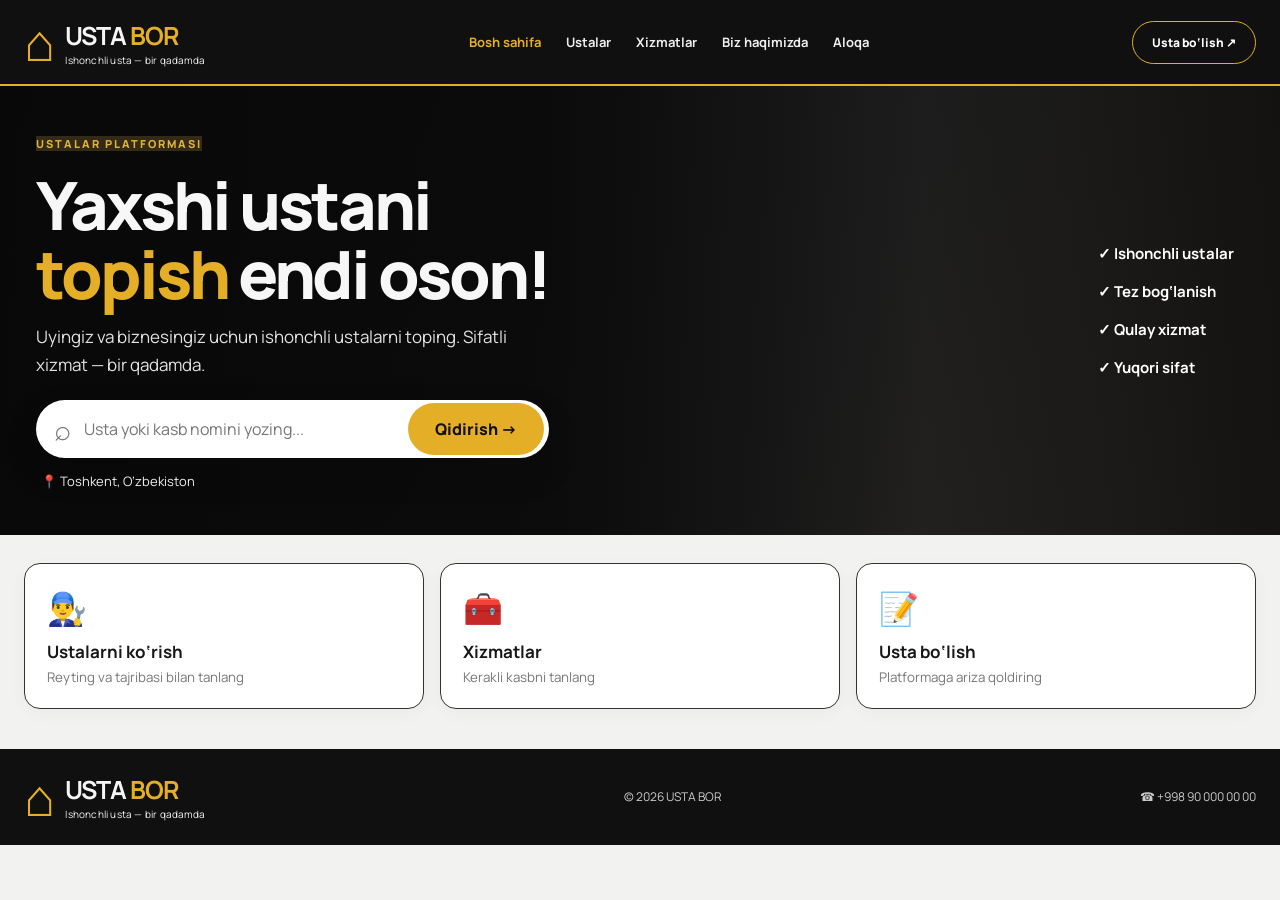
<file: index.html>
<!doctype html><html lang="uz"><head><meta charset="utf-8"><meta name="viewport" content="width=device-width,initial-scale=1"><title>Bosh sahifa | USTA BOR</title><link rel="preconnect" href="https://fonts.googleapis.com"><link href="https://fonts.googleapis.com/css2?family=Manrope:wght@400;500;600;700;800&display=swap" rel="stylesheet"><link rel="stylesheet" href="style.css"></head><body data-page="home"><header class="site-header"><div class="container nav-wrap">
<a class="brand" href="index.html"><span class="brand-symbol">⌂</span><span><strong>USTA <b>BOR</b></strong><small>Ishonchli usta — bir qadamda</small></span></a>
<button class="menu-toggle" id="menuToggle">☰</button>
<nav class="main-nav" id="mainNav"><a href="index.html" data-page="home">Bosh sahifa</a><a href="ustalar.html" data-page="ustalar">Ustalar</a><a href="xizmatlar.html" data-page="xizmatlar">Xizmatlar</a><a href="biz-haqimizda.html" data-page="about">Biz haqimizda</a><a href="aloqa.html" data-page="contact">Aloqa</a></nav>
<a class="nav-cta" href="usta-bol.html">Usta bo‘lish ↗</a></div></header><main><section class="hero"><div class="hero-shade"></div><div class="container hero-content"><div class="hero-copy"><span class="eyebrow">USTALAR PLATFORMASI</span><h1>Yaxshi ustani<br><em>topish</em> endi oson!</h1><p>Uyingiz va biznesingiz uchun ishonchli ustalarni toping. Sifatli xizmat — bir qadamda.</p><form class="search-panel" id="searchForm"><span class="search-icon">⌕</span><input id="homeSearch" placeholder="Usta yoki kasb nomini yozing..."><button>Qidirish →</button></form><div class="hero-location">📍 Toshkent, O‘zbekiston</div></div><div class="hero-points"><div>✓ Ishonchli ustalar</div><div>✓ Tez bog‘lanish</div><div>✓ Qulay xizmat</div><div>✓ Yuqori sifat</div></div></div></section>
<section class="container home-shortcuts"><a class="shortcut-card" href="ustalar.html"><span>👨‍🔧</span><b>Ustalarni ko‘rish</b><small>Reyting va tajribasi bilan tanlang</small></a><a class="shortcut-card" href="xizmatlar.html"><span>🧰</span><b>Xizmatlar</b><small>Kerakli kasbni tanlang</small></a><a class="shortcut-card" href="usta-bol.html"><span>📝</span><b>Usta bo‘lish</b><small>Platformaga ariza qoldiring</small></a></section></main><footer><div class="container footer-inner"><a class="brand" href="index.html"><span class="brand-symbol">⌂</span><span><strong>USTA <b>BOR</b></strong><small>Ishonchli usta — bir qadamda</small></span></a><p>© 2026 USTA BOR</p><a href="tel:+998900000000">☎ +998 90 000 00 00</a></div></footer><script src="script.js"></script></body></html>
</file>
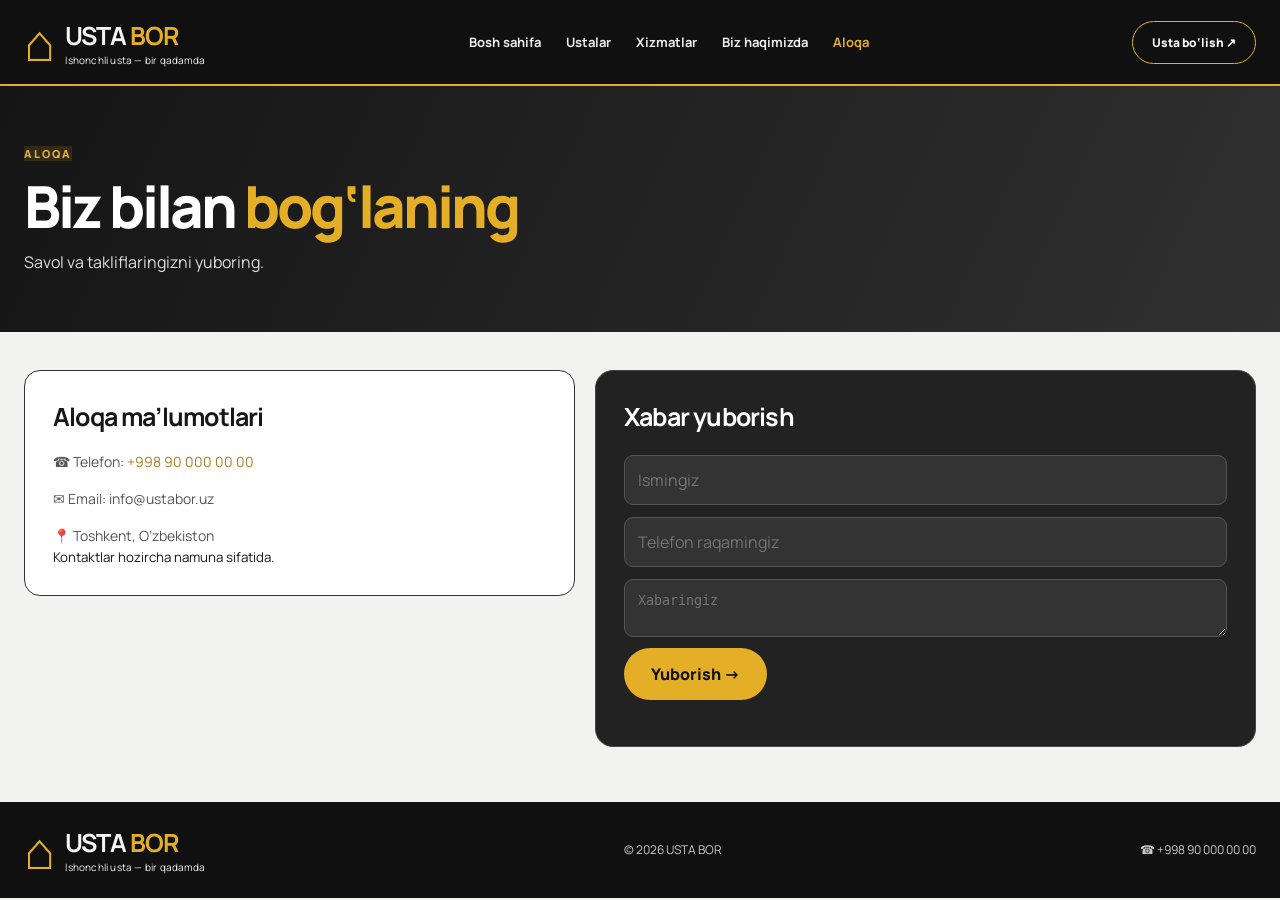
<file: aloqa.html>
<!doctype html><html lang="uz"><head><meta charset="utf-8"><meta name="viewport" content="width=device-width,initial-scale=1"><title>Aloqa | USTA BOR</title><link rel="preconnect" href="https://fonts.googleapis.com"><link href="https://fonts.googleapis.com/css2?family=Manrope:wght@400;500;600;700;800&display=swap" rel="stylesheet"><link rel="stylesheet" href="style.css"></head><body data-page="contact"><header class="site-header"><div class="container nav-wrap">
<a class="brand" href="index.html"><span class="brand-symbol">⌂</span><span><strong>USTA <b>BOR</b></strong><small>Ishonchli usta — bir qadamda</small></span></a>
<button class="menu-toggle" id="menuToggle">☰</button>
<nav class="main-nav" id="mainNav"><a href="index.html" data-page="home">Bosh sahifa</a><a href="ustalar.html" data-page="ustalar">Ustalar</a><a href="xizmatlar.html" data-page="xizmatlar">Xizmatlar</a><a href="biz-haqimizda.html" data-page="about">Biz haqimizda</a><a href="aloqa.html" data-page="contact">Aloqa</a></nav>
<a class="nav-cta" href="usta-bol.html">Usta bo‘lish ↗</a></div></header><main><section class="inner-hero"><div class="container"><span class="eyebrow">ALOQA</span><h1>Biz bilan <em>bog‘laning</em></h1><p>Savol va takliflaringizni yuboring.</p></div></section><section class="container page-section contact-layout"><div class="contact-card"><h2>Aloqa ma’lumotlari</h2><p>☎ Telefon: <a href="tel:+998900000000">+998 90 000 00 00</a></p><p>✉ Email: info@ustabor.uz</p><p>📍 Toshkent, O‘zbekiston</p><small>Kontaktlar hozircha namuna sifatida.</small></div><form class="registration-form" id="contactForm"><h2>Xabar yuborish</h2><input name="name" placeholder="Ismingiz" required><input name="phone" placeholder="Telefon raqamingiz" required><textarea name="message" placeholder="Xabaringiz" required></textarea><button class="gold-button">Yuborish →</button><p id="contactMessage" class="form-message"></p></form></section></main><footer><div class="container footer-inner"><a class="brand" href="index.html"><span class="brand-symbol">⌂</span><span><strong>USTA <b>BOR</b></strong><small>Ishonchli usta — bir qadamda</small></span></a><p>© 2026 USTA BOR</p><a href="tel:+998900000000">☎ +998 90 000 00 00</a></div></footer><script src="script.js"></script></body></html>
</file>
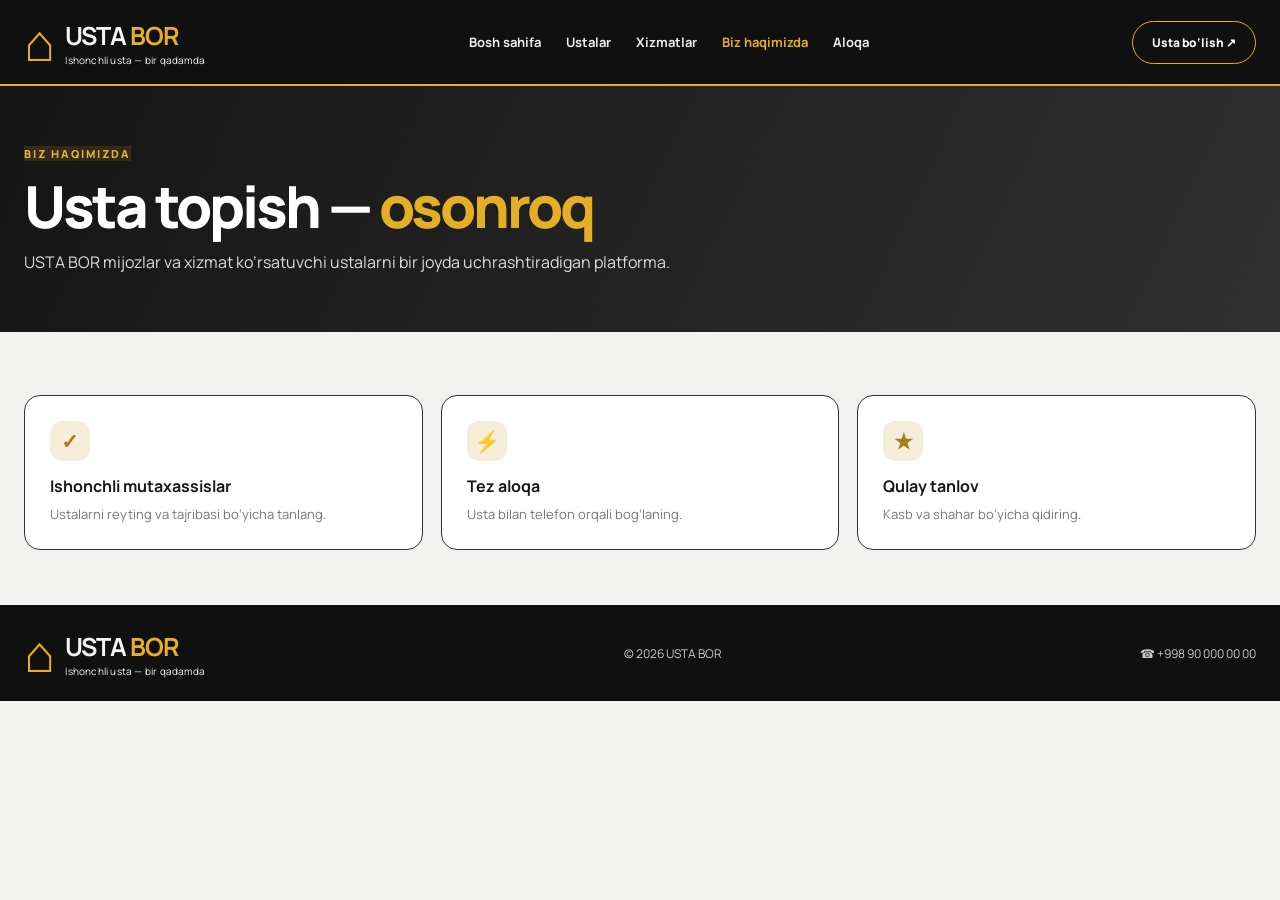
<file: biz-haqimizda.html>
<!doctype html><html lang="uz"><head><meta charset="utf-8"><meta name="viewport" content="width=device-width,initial-scale=1"><title>Biz haqimizda | USTA BOR</title><link rel="preconnect" href="https://fonts.googleapis.com"><link href="https://fonts.googleapis.com/css2?family=Manrope:wght@400;500;600;700;800&display=swap" rel="stylesheet"><link rel="stylesheet" href="style.css"></head><body data-page="about"><header class="site-header"><div class="container nav-wrap">
<a class="brand" href="index.html"><span class="brand-symbol">⌂</span><span><strong>USTA <b>BOR</b></strong><small>Ishonchli usta — bir qadamda</small></span></a>
<button class="menu-toggle" id="menuToggle">☰</button>
<nav class="main-nav" id="mainNav"><a href="index.html" data-page="home">Bosh sahifa</a><a href="ustalar.html" data-page="ustalar">Ustalar</a><a href="xizmatlar.html" data-page="xizmatlar">Xizmatlar</a><a href="biz-haqimizda.html" data-page="about">Biz haqimizda</a><a href="aloqa.html" data-page="contact">Aloqa</a></nav>
<a class="nav-cta" href="usta-bol.html">Usta bo‘lish ↗</a></div></header><main><section class="inner-hero"><div class="container"><span class="eyebrow">BIZ HAQIMIZDA</span><h1>Usta topish — <em>osonroq</em></h1><p>USTA BOR mijozlar va xizmat ko‘rsatuvchi ustalarni bir joyda uchrashtiradigan platforma.</p></div></section><section class="container page-section benefits"><article><span>✓</span><h3>Ishonchli mutaxassislar</h3><p>Ustalarni reyting va tajribasi bo‘yicha tanlang.</p></article><article><span>⚡</span><h3>Tez aloqa</h3><p>Usta bilan telefon orqali bog‘laning.</p></article><article><span>★</span><h3>Qulay tanlov</h3><p>Kasb va shahar bo‘yicha qidiring.</p></article></section></main><footer><div class="container footer-inner"><a class="brand" href="index.html"><span class="brand-symbol">⌂</span><span><strong>USTA <b>BOR</b></strong><small>Ishonchli usta — bir qadamda</small></span></a><p>© 2026 USTA BOR</p><a href="tel:+998900000000">☎ +998 90 000 00 00</a></div></footer><script src="script.js"></script></body></html>
</file>
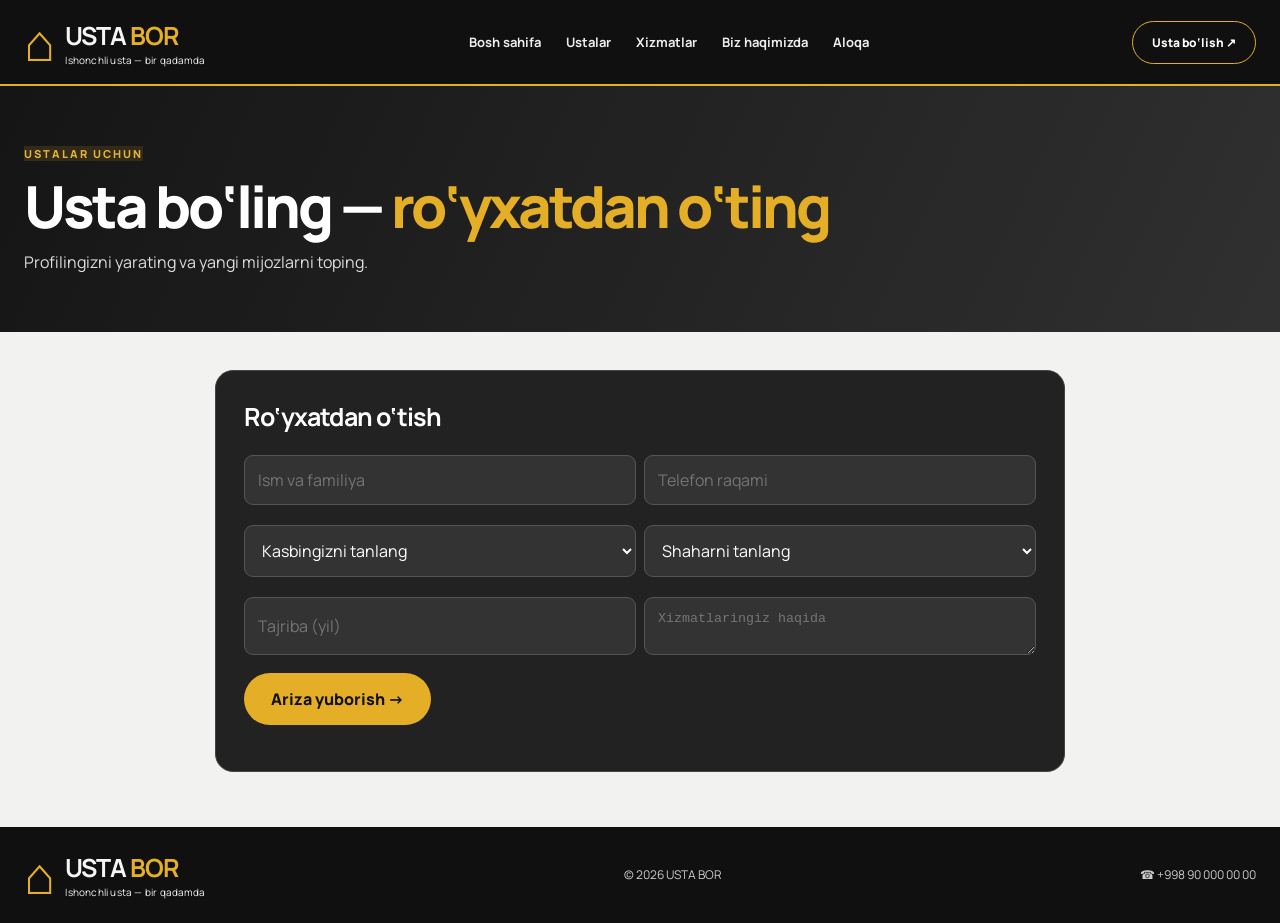
<file: usta-bol.html>
<!doctype html><html lang="uz"><head><meta charset="utf-8"><meta name="viewport" content="width=device-width,initial-scale=1"><title>Usta bo‘lish | USTA BOR</title><link rel="preconnect" href="https://fonts.googleapis.com"><link href="https://fonts.googleapis.com/css2?family=Manrope:wght@400;500;600;700;800&display=swap" rel="stylesheet"><link rel="stylesheet" href="style.css"></head><body data-page="register"><header class="site-header"><div class="container nav-wrap">
<a class="brand" href="index.html"><span class="brand-symbol">⌂</span><span><strong>USTA <b>BOR</b></strong><small>Ishonchli usta — bir qadamda</small></span></a>
<button class="menu-toggle" id="menuToggle">☰</button>
<nav class="main-nav" id="mainNav"><a href="index.html" data-page="home">Bosh sahifa</a><a href="ustalar.html" data-page="ustalar">Ustalar</a><a href="xizmatlar.html" data-page="xizmatlar">Xizmatlar</a><a href="biz-haqimizda.html" data-page="about">Biz haqimizda</a><a href="aloqa.html" data-page="contact">Aloqa</a></nav>
<a class="nav-cta" href="usta-bol.html">Usta bo‘lish ↗</a></div></header><main><section class="inner-hero"><div class="container"><span class="eyebrow">USTALAR UCHUN</span><h1>Usta bo‘ling — <em>ro‘yxatdan o‘ting</em></h1><p>Profilingizni yarating va yangi mijozlarni toping.</p></div></section><section class="container page-section"><form class="registration-form register-form" id="registrationForm"><h2>Ro‘yxatdan o‘tish</h2><div class="form-grid"><input name="name" placeholder="Ism va familiya" required><input name="phone" type="tel" placeholder="Telefon raqami" required><select name="profession" required><option value="">Kasbingizni tanlang</option><option>Santexnik</option><option>Elektrik</option><option>Quruvchi</option><option>Bo‘yoqchi</option><option>Avtomobil ustasi</option><option>Duradgor</option><option>Konditsioner ustasi</option><option>Payvandchi</option><option>Mebel ustasi</option><option>Tom ustasi</option><option>Maishiy texnika ustasi</option></select><select name="city" required><option value="">Shaharni tanlang</option><option>Toshkent</option><option>Samarqand</option><option>Andijon</option><option>Buxoro</option></select><input name="experience" type="number" min="0" placeholder="Tajriba (yil)" required><textarea name="about" placeholder="Xizmatlaringiz haqida"></textarea></div><button class="gold-button">Ariza yuborish →</button><p id="formMessage" class="form-message"></p></form></section></main><footer><div class="container footer-inner"><a class="brand" href="index.html"><span class="brand-symbol">⌂</span><span><strong>USTA <b>BOR</b></strong><small>Ishonchli usta — bir qadamda</small></span></a><p>© 2026 USTA BOR</p><a href="tel:+998900000000">☎ +998 90 000 00 00</a></div></footer><script src="script.js"></script></body></html>
</file>
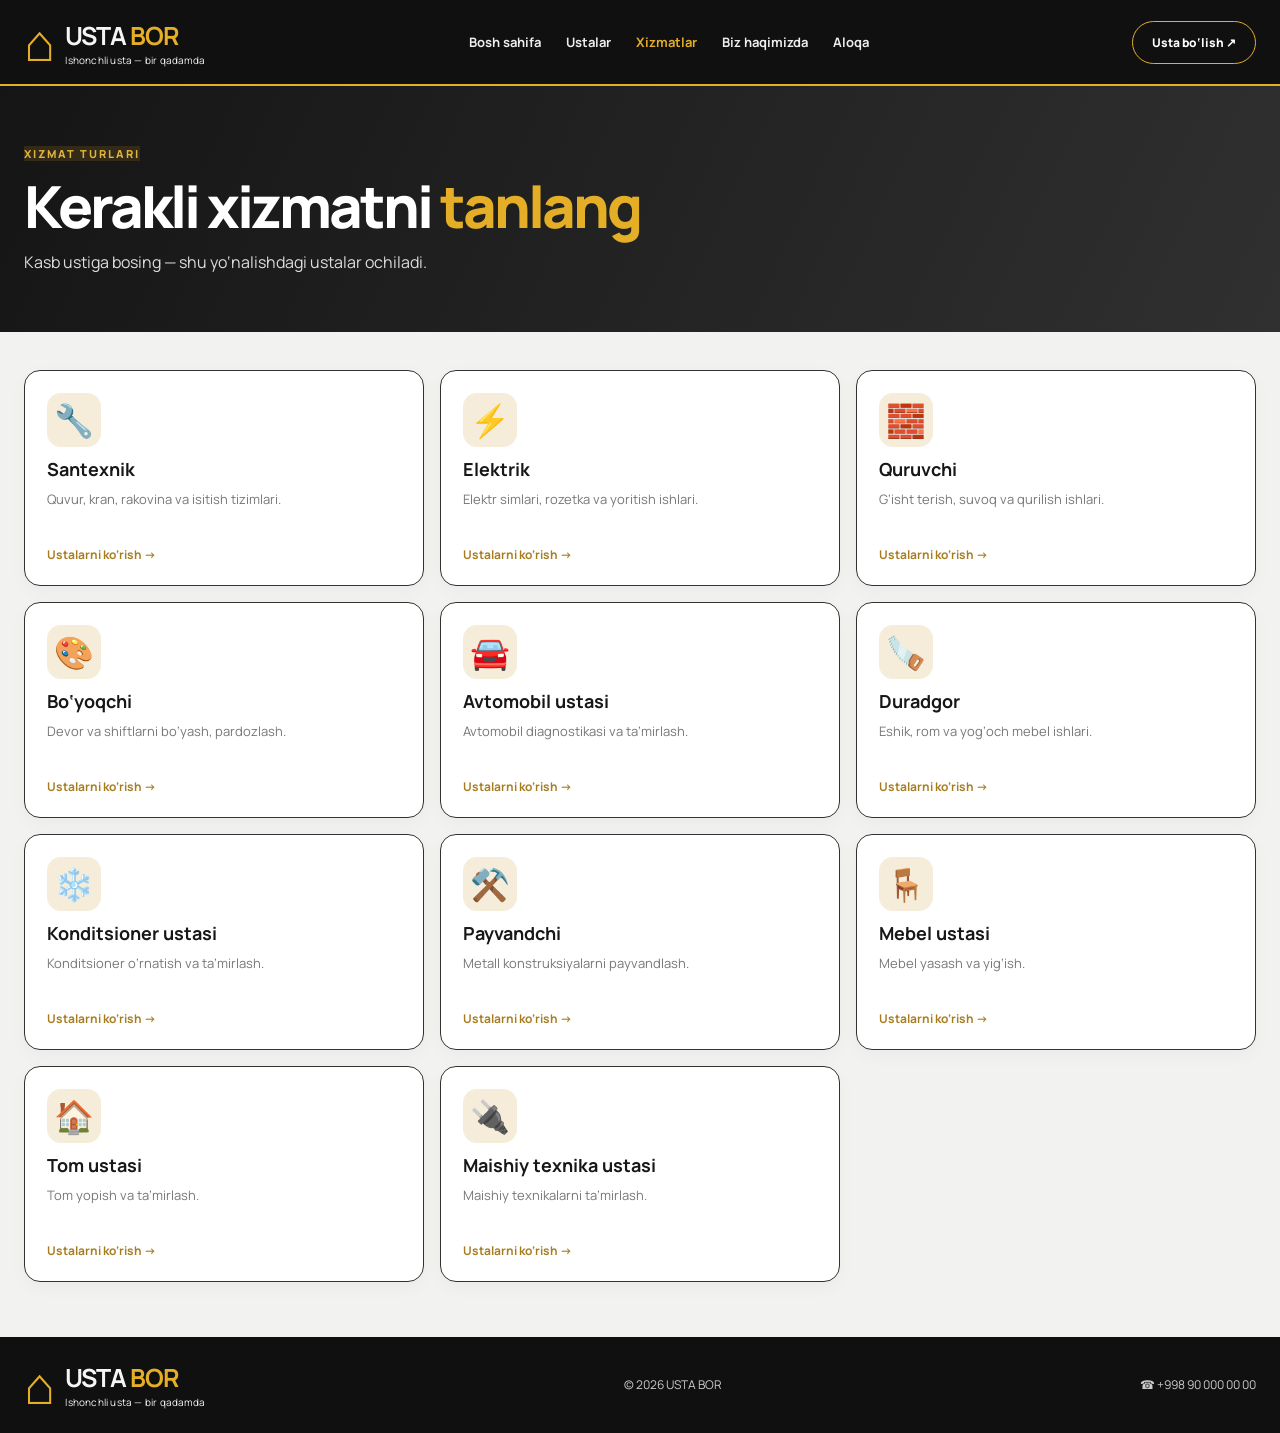
<file: xizmatlar.html>
<!doctype html><html lang="uz"><head><meta charset="utf-8"><meta name="viewport" content="width=device-width,initial-scale=1"><title>Xizmatlar | USTA BOR</title><link rel="preconnect" href="https://fonts.googleapis.com"><link href="https://fonts.googleapis.com/css2?family=Manrope:wght@400;500;600;700;800&display=swap" rel="stylesheet"><link rel="stylesheet" href="style.css"></head><body data-page="xizmatlar"><header class="site-header"><div class="container nav-wrap">
<a class="brand" href="index.html"><span class="brand-symbol">⌂</span><span><strong>USTA <b>BOR</b></strong><small>Ishonchli usta — bir qadamda</small></span></a>
<button class="menu-toggle" id="menuToggle">☰</button>
<nav class="main-nav" id="mainNav"><a href="index.html" data-page="home">Bosh sahifa</a><a href="ustalar.html" data-page="ustalar">Ustalar</a><a href="xizmatlar.html" data-page="xizmatlar">Xizmatlar</a><a href="biz-haqimizda.html" data-page="about">Biz haqimizda</a><a href="aloqa.html" data-page="contact">Aloqa</a></nav>
<a class="nav-cta" href="usta-bol.html">Usta bo‘lish ↗</a></div></header><main><section class="inner-hero"><div class="container"><span class="eyebrow">XIZMAT TURLARI</span><h1>Kerakli xizmatni <em>tanlang</em></h1><p>Kasb ustiga bosing — shu yo‘nalishdagi ustalar ochiladi.</p></div></section><section class="container page-section service-grid"><a class="service-card" href="ustalar.html?kasb=Santexnik"><span>🔧</span><h3>Santexnik</h3><p>Quvur, kran, rakovina va isitish tizimlari.</p><b>Ustalarni ko‘rish →</b></a><a class="service-card" href="ustalar.html?kasb=Elektrik"><span>⚡</span><h3>Elektrik</h3><p>Elektr simlari, rozetka va yoritish ishlari.</p><b>Ustalarni ko‘rish →</b></a><a class="service-card" href="ustalar.html?kasb=Quruvchi"><span>🧱</span><h3>Quruvchi</h3><p>G‘isht terish, suvoq va qurilish ishlari.</p><b>Ustalarni ko‘rish →</b></a><a class="service-card" href="ustalar.html?kasb=Bo‘yoqchi"><span>🎨</span><h3>Bo‘yoqchi</h3><p>Devor va shiftlarni bo‘yash, pardozlash.</p><b>Ustalarni ko‘rish →</b></a><a class="service-card" href="ustalar.html?kasb=Avtomobil ustasi"><span>🚘</span><h3>Avtomobil ustasi</h3><p>Avtomobil diagnostikasi va ta’mirlash.</p><b>Ustalarni ko‘rish →</b></a><a class="service-card" href="ustalar.html?kasb=Duradgor"><span>🪚</span><h3>Duradgor</h3><p>Eshik, rom va yog‘och mebel ishlari.</p><b>Ustalarni ko‘rish →</b></a><a class="service-card" href="ustalar.html?kasb=Konditsioner ustasi"><span>❄️</span><h3>Konditsioner ustasi</h3><p>Konditsioner o‘rnatish va ta’mirlash.</p><b>Ustalarni ko‘rish →</b></a><a class="service-card" href="ustalar.html?kasb=Payvandchi"><span>⚒️</span><h3>Payvandchi</h3><p>Metall konstruksiyalarni payvandlash.</p><b>Ustalarni ko‘rish →</b></a><a class="service-card" href="ustalar.html?kasb=Mebel ustasi"><span>🪑</span><h3>Mebel ustasi</h3><p>Mebel yasash va yig‘ish.</p><b>Ustalarni ko‘rish →</b></a><a class="service-card" href="ustalar.html?kasb=Tom ustasi"><span>🏠</span><h3>Tom ustasi</h3><p>Tom yopish va ta’mirlash.</p><b>Ustalarni ko‘rish →</b></a><a class="service-card" href="ustalar.html?kasb=Maishiy texnika ustasi"><span>🔌</span><h3>Maishiy texnika ustasi</h3><p>Maishiy texnikalarni ta’mirlash.</p><b>Ustalarni ko‘rish →</b></a></section></main><footer><div class="container footer-inner"><a class="brand" href="index.html"><span class="brand-symbol">⌂</span><span><strong>USTA <b>BOR</b></strong><small>Ishonchli usta — bir qadamda</small></span></a><p>© 2026 USTA BOR</p><a href="tel:+998900000000">☎ +998 90 000 00 00</a></div></footer><script src="script.js"></script></body></html>
</file>
<file: style.css>
*{box-sizing:border-box;margin:0;padding:0}
:root{--gold:#e5ae27;--gold-dark:#bd8b16;--black:#111;--gray:#f0f0ef;--muted:#777;--line:#e5e5e2}
html{scroll-behavior:smooth}
body{font-family:Manrope,Arial,sans-serif;color:#171717;background:#f5f5f3}
a{text-decoration:none;color:inherit}
button,input,select{font:inherit}
.container{width:min(1240px,calc(100% - 48px));margin:auto}
.site-header{height:86px;background:#101010;color:#fff;border-bottom:2px solid var(--gold);position:sticky;top:0;z-index:20}
.nav-wrap{height:100%;display:flex;align-items:center;justify-content:space-between;gap:28px}
.brand{display:flex;align-items:center;gap:10px;flex-shrink:0}
.brand-symbol{font-size:52px;line-height:1;color:var(--gold);font-weight:800}
.brand strong{font-size:25px;letter-spacing:-1px;display:block}.brand strong b{color:var(--gold)}
.brand small{display:block;font-size:10px;color:#ccc;letter-spacing:.2px}
.main-nav{display:flex;align-items:center;gap:25px;font-size:13px;font-weight:700}
.main-nav a{padding:12px 0;color:#eee;transition:.2s}.main-nav a:hover,.main-nav a.active{color:var(--gold)}
.nav-cta{border:1px solid var(--gold);border-radius:30px;padding:12px 19px;font-size:12px;font-weight:800;white-space:nowrap}.nav-cta span{color:var(--gold);margin-left:8px}
.menu-toggle{display:none;background:none;border:0;color:#fff;font-size:26px}
.hero{min-height:445px;position:relative;color:#fff;background:#181818 url('https://images.unsplash.com/photo-1504307651254-35680f356dfd?auto=format&fit=crop&w=2000&q=85') center 42%/cover no-repeat}
.hero-shade{position:absolute;inset:0;background:linear-gradient(90deg,rgba(8,8,8,.97) 0%,rgba(8,8,8,.87) 43%,rgba(8,8,8,.25) 72%,rgba(8,8,8,.72) 100%)}
.hero-content{position:relative;z-index:1;min-height:445px;display:flex;align-items:center;justify-content:space-between;padding:45px 12px}
.hero-copy{max-width:650px}.eyebrow{font-size:11px;letter-spacing:2px;font-weight:800;color:var(--gold)}.eyebrow i{display:inline-block;width:7px;height:7px;border-radius:50%;background:var(--gold);margin-right:7px}
h1{font-size:clamp(42px,5.2vw,70px);line-height:1.04;letter-spacing:-3px;margin:17px 0 15px;font-weight:800}h1 em{font-style:normal;color:var(--gold)}
.hero-copy>p{font-size:17px;color:#e2e2e2;line-height:1.6;max-width:480px;margin-bottom:22px}
.search-panel{display:flex;background:#fff;border-radius:50px;padding:5px;max-width:620px;height:58px;align-items:center;box-shadow:0 8px 35px #0004}
.search-icon{font-size:29px;color:#777;padding:0 13px}.search-panel input{border:0;outline:0;flex:1;min-width:0;color:#222}.search-panel button,.gold-button{border:0;background:var(--gold);color:#111;font-weight:800;border-radius:40px;padding:15px 27px;cursor:pointer}.search-panel button:hover,.gold-button:hover{background:#f3c34d}
.hero-location{font-size:13px;margin:14px 0 0 5px;color:#eee}.hero-location span:first-child{color:var(--gold)}.chevron{margin-left:9px;color:var(--gold)}
.hero-points{display:flex;flex-direction:column;gap:17px;font-size:15px;font-weight:700;margin-right:10px}.hero-points>div:not(.trust-seal){display:flex;align-items:center;gap:10px}.hero-points b{width:25px;height:25px;display:grid;place-items:center;border-radius:50%;background:var(--gold);color:#111}
.trust-seal{margin:12px auto 0;border:3px double var(--gold);border-radius:50%;width:112px;height:112px;display:flex;flex-direction:column;justify-content:center;align-items:center;color:var(--gold);transform:rotate(-8deg)}.trust-seal strong{font-size:25px}.trust-seal span{font-size:12px;font-weight:900}.trust-seal small{font-size:10px}
.categories{display:grid;grid-template-columns:repeat(7,1fr);gap:14px;padding-top:20px;padding-bottom:22px}
.category{background:#fff;border:1px solid #e7e7e5;border-radius:17px;min-height:91px;box-shadow:0 5px 18px #0000000a;display:flex;flex-direction:column;justify-content:center;align-items:center;gap:7px;font-size:12px;font-weight:800;cursor:pointer;transition:.2s}
.category span{font-size:26px;color:#111}.category:hover{transform:translateY(-3px);border-color:var(--gold)}.category.active{background:var(--gold);border-color:var(--gold);color:#111}
.masters-section{background:#ededeb;padding:27px 0 44px}
.section-heading{display:flex;justify-content:space-between;align-items:center;margin-bottom:15px}.section-heading>div{display:flex;align-items:center;gap:13px}.gold-line{width:6px;height:34px;background:var(--gold);border-radius:8px}
h2{font-size:25px;letter-spacing:-.8px}.section-heading p{font-size:12px;color:var(--muted);margin-top:3px}.results-count{font-size:12px;color:#777;font-weight:700}
.toolbar{display:flex;gap:15px;justify-content:flex-end;margin-bottom:15px}.select-wrap{font-size:12px;color:#777;display:flex;align-items:center;gap:7px}.select-wrap select{border:1px solid #ddd;border-radius:9px;padding:8px;background:#fff;color:#333}
.master-grid{display:grid;grid-template-columns:repeat(4,1fr);gap:17px}
.master-card{background:#fff;border-radius:17px;overflow:hidden;box-shadow:0 5px 16px #00000012;transition:.2s;border:1px solid #e5e5e5}.master-card:hover{transform:translateY(-4px);box-shadow:0 12px 25px #0002}
.master-photo{height:180px;position:relative;background:#ddd}.master-photo img{width:100%;height:100%;object-fit:cover;display:block}.rating{position:absolute;right:10px;top:10px;background:#171717;color:var(--gold);padding:6px 10px;border-radius:20px;font-weight:800;font-size:12px}
.master-info{padding:13px 14px 15px}.master-info h3{font-size:16px}.job,.city{font-size:12px;color:#555;margin-top:5px}.city{color:#888}.phone-btn{display:block;text-align:center;background:var(--gold);border-radius:9px;padding:10px 6px;font-size:12px;font-weight:800;margin-top:12px;color:#111}.phone-btn:hover{background:#f1c34d}
.empty-state{text-align:center;padding:35px;color:#777}.join-section{background:#171717;padding:35px 0;color:#fff}.join-card{display:flex;align-items:center;gap:22px}.join-icon{font-size:45px;color:var(--gold)}.join-card h2{font-size:27px;margin:5px 0}.join-card p{color:#bbb;font-size:13px}.join-card .gold-button{margin-left:auto;white-space:nowrap}
.why-section{padding:55px 0;background:#f7f7f5}.centered{justify-content:center;text-align:center}.centered>div{display:block}.centered h2{margin-top:8px}.benefits{display:grid;grid-template-columns:repeat(3,1fr);gap:18px;margin-top:25px}.benefits article{background:#fff;border:1px solid var(--line);padding:25px;border-radius:16px}.benefits article>span{display:grid;place-items:center;width:40px;height:40px;background:#f5edda;color:#a77d20;border-radius:12px;font-size:21px;font-weight:900}.benefits h3{font-size:16px;margin:14px 0 7px}.benefits p{font-size:13px;color:#777;line-height:1.6}
footer{background:#101010;color:#fff;padding:22px 0}.footer-inner{display:flex;align-items:center;justify-content:space-between;gap:20px}.footer-inner p,.footer-inner>a:last-child{font-size:12px;color:#ccc}
.modal{display:none;position:fixed;inset:0;z-index:50;align-items:center;justify-content:center;padding:20px}.modal.open{display:flex}.modal-backdrop{position:absolute;inset:0;background:#0009}.modal-box{position:relative;background:#fff;border-radius:18px;padding:27px;max-width:420px;width:100%;z-index:1}.modal-close{position:absolute;right:13px;top:8px;border:0;background:none;font-size:28px;cursor:pointer}.modal-box h3{margin-bottom:8px}.modal-box p{color:#777;font-size:14px;line-height:1.6}.modal-call{display:inline-block;margin-top:17px;background:var(--gold);padding:11px 18px;border-radius:30px;font-weight:800}
@media(max-width:950px){.main-nav{gap:13px}.main-nav a{font-size:11px}.hero-points{font-size:13px}.master-grid{grid-template-columns:repeat(3,1fr)}.categories{grid-template-columns:repeat(4,1fr)}}
@media(max-width:700px){.container{width:min(100% - 30px,540px)}.site-header{height:72px}.brand-symbol{font-size:42px}.brand strong{font-size:21px}.menu-toggle{display:block;margin-left:auto}.nav-cta{display:none}.main-nav{display:none;position:absolute;top:70px;left:0;right:0;background:#111;padding:15px 25px;flex-direction:column;align-items:flex-start}.main-nav.open{display:flex}.hero,.hero-content{min-height:540px}.hero{background-position:58% center}.hero-shade{background:linear-gradient(90deg,#080808ed,#0808089c)}.hero-content{align-items:flex-start;flex-direction:column;justify-content:center;padding:40px 0}.hero-copy{width:100%}h1{font-size:48px;letter-spacing:-2px}.hero-copy>p{font-size:14px}.search-panel{height:53px}.search-panel button{padding:13px 16px;font-size:12px}.hero-points{display:grid;grid-template-columns:1fr 1fr;gap:10px;font-size:11px}.hero-points b{width:21px;height:21px}.trust-seal{display:none}.categories{grid-template-columns:repeat(2,1fr);gap:9px}.category{min-height:76px}.master-grid{grid-template-columns:repeat(2,1fr);gap:10px}.master-photo{height:130px}.master-info{padding:10px}.master-info h3{font-size:14px}.phone-btn{font-size:10px}.section-heading h2{font-size:21px}.section-heading p{display:none}.toolbar{justify-content:flex-start;flex-wrap:wrap}.join-card{align-items:flex-start;flex-wrap:wrap}.join-card .gold-button{margin-left:0}.benefits{grid-template-columns:1fr}.footer-inner{flex-direction:column;align-items:flex-start}.footer-inner p{order:3}}
@media(max-width:380px){.master-grid{grid-template-columns:1fr}.master-photo{height:190px}.hero-points{grid-template-columns:1fr 1fr}h1{font-size:42px}}


/* Kasblar bo‘yicha alohida bo‘limlar va ro‘yxatdan o‘tish */
.profession-group{margin:25px 0 34px}
.profession-title{display:flex;align-items:center;justify-content:space-between;border-bottom:1px solid #d9d9d5;padding:0 2px 11px;margin-bottom:15px}
.profession-title h3{font-size:19px;border-left:4px solid var(--gold);padding-left:11px}
.profession-title span{font-size:12px;color:#888}
.experience{display:flex;justify-content:space-between;gap:5px;color:#777;font-size:11px;margin-top:8px}
.experience b{color:#222}
.card-actions{display:flex;gap:7px;margin-top:12px}
.profile-btn,.phone-btn{flex:1;border:0;border-radius:8px;padding:10px 5px;text-align:center;font-size:11px;font-weight:800;cursor:pointer}
.profile-btn{background:#171717;color:#fff}
.profile-btn:hover{background:#333}
.card-actions .phone-btn{margin:0;background:var(--gold);color:#111}
.registration-wrap{padding-top:25px}
.registration-form{background:#242424;border:1px solid #454545;border-radius:18px;padding:25px;color:#fff}
.registration-form h3{font-size:21px}.registration-form>p{font-size:13px;color:#bbb;margin:6px 0 18px}
.form-grid{display:grid;grid-template-columns:repeat(2,1fr);gap:10px;margin-bottom:13px}
.form-grid input,.form-grid select{width:100%;border:1px solid #555;background:#333;color:#fff;padding:13px;border-radius:9px;outline:none}
.form-grid input:focus,.form-grid select:focus{border-color:var(--gold)}
.form-message{font-size:13px;color:#f3c34d;margin-top:12px}
.modal-person{font-size:46px;margin-bottom:8px}
.photo-fallback{display:grid;place-items:center;background:#dedbd2}
.photo-fallback:after{content:attr(data-emoji);font-size:58px}
@media(max-width:700px){.form-grid{grid-template-columns:1fr}.profession-title h3{font-size:16px}.card-actions{flex-direction:column}.card-actions .phone-btn,.profile-btn{width:100%}}

/* Alohida sahifalar */
.main-nav a.active{color:var(--gold)}
.inner-hero{background:linear-gradient(115deg,#151515,#303030);color:#fff;padding:55px 0}
.inner-hero h1{font-size:clamp(38px,5vw,58px);margin:13px 0}
.inner-hero p{color:#ddd;max-width:650px;line-height:1.7}
.page-section{padding-top:38px;padding-bottom:55px}
.home-shortcuts{display:grid;grid-template-columns:repeat(3,1fr);gap:16px;padding-top:28px;padding-bottom:40px}
.shortcut-card,.service-card{background:#fff;border:1px solid var(--line);border-radius:16px;padding:22px;box-shadow:0 5px 18px #00000009;transition:.2s}
.shortcut-card:hover,.service-card:hover{transform:translateY(-4px);border-color:var(--gold)}
.shortcut-card span,.service-card>span{font-size:32px;display:block;margin-bottom:10px}
.shortcut-card b{display:block;font-size:17px}.shortcut-card small{display:block;color:#777;margin-top:5px}
.toolbar-wide{justify-content:flex-start;flex-wrap:wrap;margin-bottom:20px}
.catalog-search{min-width:230px;flex:1;border:1px solid #ddd;border-radius:9px;padding:10px 13px;background:#fff}
.category-filter{display:flex;gap:8px;flex-wrap:wrap;margin-bottom:24px}
.category-filter .category{min-height:0;padding:10px 15px;border-radius:30px;display:block}
.service-grid{display:grid;grid-template-columns:repeat(3,1fr);gap:16px}
.service-card>span{background:#f5edda;width:54px;height:54px;display:grid;place-items:center;border-radius:14px}
.service-card h3{font-size:18px;margin-bottom:8px}.service-card p{font-size:13px;color:#777;line-height:1.6;min-height:45px}
.service-card>b{display:block;color:#a77d20;font-size:12px;margin-top:12px}
.contact-layout{display:grid;grid-template-columns:1fr 1.2fr;gap:20px;align-items:start}
.contact-card{background:#fff;border:1px solid var(--line);border-radius:16px;padding:28px}
.contact-card p{margin-top:18px;color:#555;font-size:14px}.contact-card a{color:#a77d20}
.registration-form{background:#222;border-radius:18px;padding:28px;color:#fff}
.registration-form h2{color:#fff;margin-bottom:15px}
.registration-form input,.registration-form select,.registration-form textarea{width:100%;margin:6px 0;border:1px solid #555;background:#333;color:#fff;padding:13px;border-radius:9px}
.registration-form textarea{resize:vertical}
.register-form{max-width:850px;margin:auto}
.form-grid{display:grid;grid-template-columns:1fr 1fr;gap:8px;margin-bottom:12px}
.form-message{color:#f3c34d;font-size:13px;margin-top:12px}
@media(max-width:700px){.home-shortcuts,.service-grid,.contact-layout{grid-template-columns:1fr}.form-grid{grid-template-columns:1fr}.inner-hero{padding:40px 0}}

/* FINAL PALETTE: DEEP BLACK + PREMIUM GOLD */
:root{--navy:#111111;--blue:#d4a62e;--blue-dark:#ad8118;--muted:#b9b9b9;--line:#333333;--bg:#171717}
body{background:#f2f2f0;color:#171717}
.header{background:#111111;border-bottom:1px solid #333333}
.brand,.brand small,.menu-toggle{color:#f5f5f5}
.brand-mark{background:#d4a62e;color:#111111}
.brand-accent,.nav a:hover,.nav a.active,.text-link{color:#e0b43f}
.nav{color:#dedede}
.nav a.active:after{background:#d4a62e}
.hero{background:linear-gradient(115deg,#171717 0%,#242424 62%,#34302a 100%)}
.hero h1,.hero-content>p{color:#f7f7f7}
.hero h1 span,.eyebrow,.section-kicker{color:#e0b43f}
.eyebrow{background:#332a17}
.search-panel,.master-card,.category-card,.step,.modal-card{background:#fff;border-color:#dedede}
.search-panel{box-shadow:0 15px 35px #00000020}
.search-field input,.location-field select{color:#171717}
.btn-primary{background:#d4a62e;color:#111}
.btn-primary:hover{background:#ad8118;color:#fff}
.btn-outline{background:transparent;border-color:#d4a62e;color:#d4a62e}
.btn-light{background:#fff;color:#171717}
.hero-trust{color:#d0d0d0}
.tool-card{background:linear-gradient(145deg,#fff,#e9e4d8);color:#111}
.tool-icon,.category-icon,.step-icon,.avatar,.profile-avatar{background:#f1e5c5;color:#8d6816}
.masters-section{background:#e8e8e6}
.category-card:hover,.category-card.selected{background:#fff9e9;border-color:#d4a62e}
.master-card{border-color:#dedede}
.rating,.profile-rating{color:#b88716}
.cta-section{background:linear-gradient(110deg,#111,#29251b)}
.cta-section .section-kicker{color:#e0b43f}
.cta-section h2,.cta-section p{color:#fff}
.footer{background:#111;border-top:1px solid #333}
.footer p,.footer>a:last-child{color:#c8c8c8}
.footer .brand,.footer .brand small{color:#f5f5f5}
.footer .brand-accent,.footer a:hover{color:#e0b43f}
.modal-card h2{color:#111}
.modal-form input:focus,.modal-form select:focus{border-color:#d4a62e}
.toast{background:#111;border:1px solid #d4a62e}
@media(max-width:720px){.nav{background:#111}.nav a{color:#eee}.nav a:hover,.nav a.active{color:#e0b43f}}
</file>
